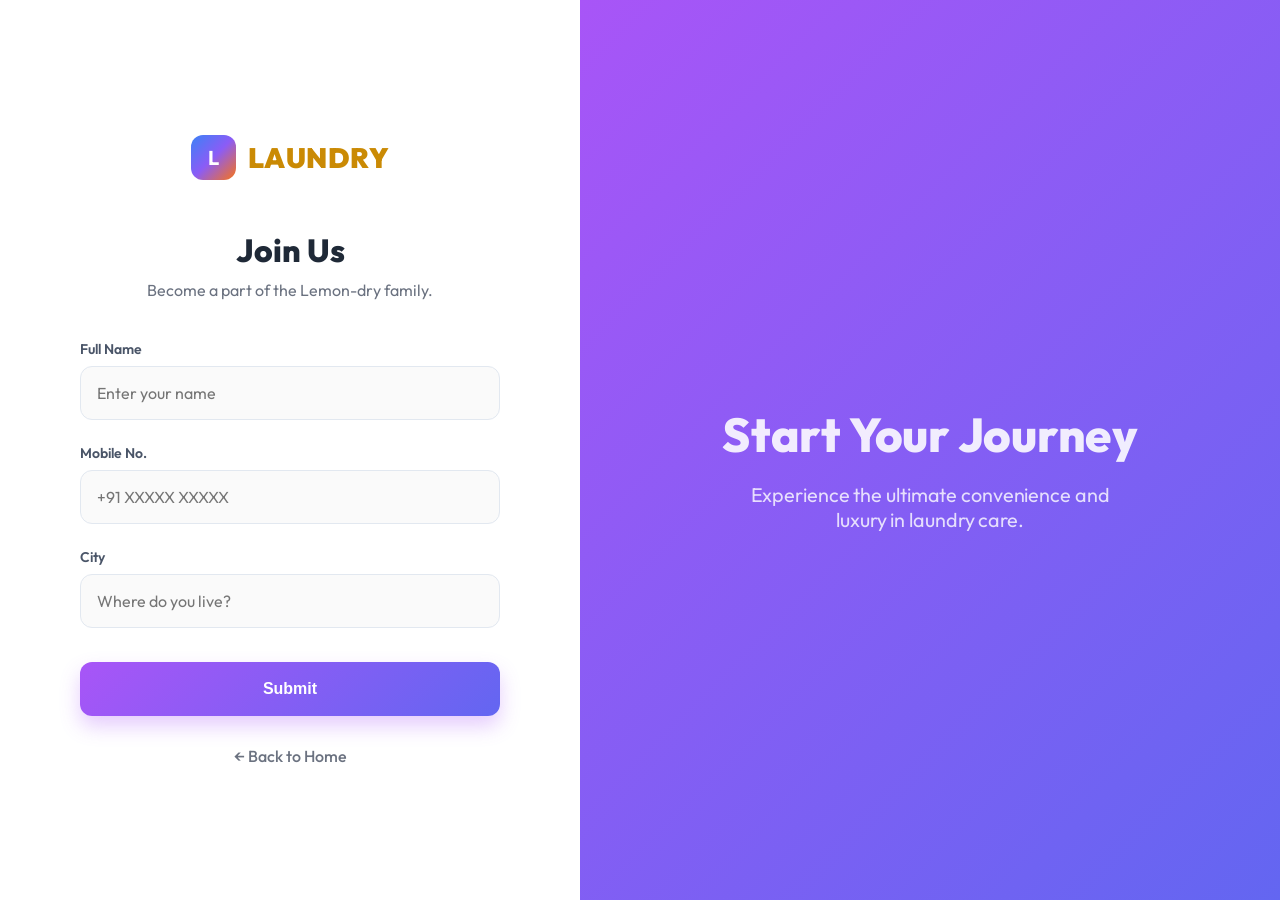
<file: join-us.html>
<!DOCTYPE html>
<html lang="en">
<head>
    <meta charset="UTF-8">
    <meta name="viewport" content="width=device-width, initial-scale=1.0">
    <title>Join Us - Lemon-dry</title>
    <!-- Google Fonts -->
    <link rel="preconnect" href="https://fonts.googleapis.com">
    <link rel="preconnect" href="https://fonts.gstatic.com" crossorigin>
    <link href="https://fonts.googleapis.com/css2?family=Outfit:wght@300;400;500;600;700;800;900&display=swap" rel="stylesheet">
    <script src="https://cdnjs.cloudflare.com/ajax/libs/gsap/3.12.2/gsap.min.js"></script>

    <style>
        /* === GLOBALS === */
        :root {
            --brand-purple: #CA8A04;
            --brand-purple-light: #EAB308;
            --text-dark: #1F2937;
            --text-muted: #6B7280;
            --bg-light: #FAFAFA;
        }
        body {
            margin: 0;
            font-family: 'Outfit', sans-serif;
            background: var(--bg-light);
            color: var(--text-dark);
            height: 100vh;
            overflow: hidden;
            display: flex;
        }
        * { box-sizing: border-box; }

        /* === SPLIT SCREEN LAYOUT === */
        .login-left {
            flex: 1;
            position: relative;
            background: #fff;
            display: flex;
            flex-direction: column;
            justify-content: center;
            align-items: center;
            padding: 40px;
            z-index: 2;
        }
        .login-right {
            flex: 1.2;
            position: relative;
            overflow: hidden;
            box-shadow: -20px 0 50px rgba(0,0,0,0.1);
            background: linear-gradient(135deg, #A855F7, #6366F1);
            display: flex;
            align-items: center;
            justify-content: center;
            text-align: center;
            padding: 50px;
        }

        .gradient-content h2 {
            color: white;
            font-size: 48px;
            font-weight: 800;
            line-height: 1.2;
            margin-bottom: 20px;
        }
        .gradient-content p {
            color: rgba(255, 255, 255, 0.9);
            font-size: 20px;
            max-width: 400px;
            margin: 0 auto;
        }

        /* === FORM UI === */
        .login-wrapper {
            width: 100%;
            max-width: 420px;
            background: #fff;
        }
        
        .header-logo {
            display: flex;
            align-items: center;
            gap: 12px;
            text-decoration: none;
            color: var(--brand-purple);
            font-weight: 900;
            font-size: 28px;
            letter-spacing: 0.5px;
            margin-bottom: 50px;
            justify-content: center;
        }
        .logo-icon {
            background: linear-gradient(135deg, #3B82F6, #8B5CF6, #F97316);
            color: white;
            width: 45px; height: 45px;
            border-radius: 12px;
            display: flex; align-items: center; justify-content: center;
            font-size: 20px; font-weight: bold;
        }

        .login-header {
            margin-bottom: 40px;
            text-align: center;
        }
        .login-header h1 {
            font-size: 32px;
            font-weight: 800;
            margin: 0 0 10px 0;
            color: var(--text-dark);
        }
        .login-header p {
            color: var(--text-muted);
            margin: 0;
            font-size: 16px;
        }

        .input-group {
            margin-bottom: 24px;
        }
        .input-group label {
            display: block;
            font-weight: 600;
            margin-bottom: 8px;
            font-size: 14px;
            color: #4A5568;
        }
        .input-group input {
            width: 100%;
            padding: 16px;
            border-radius: 12px;
            border: 1.5px solid #E2E8F0;
            background: #FAFAFA;
            font-family: 'Outfit', sans-serif;
            font-size: 16px;
            transition: all 0.3s ease;
        }
        .input-group input:focus {
            outline: none;
            border-color: #A855F7;
            background: #fff;
            box-shadow: 0 0 0 4px rgba(168, 85, 247, 0.1);
        }

        .submit-btn {
            width: 100%;
            padding: 18px;
            background: linear-gradient(135deg, #A855F7, #6366F1);
            color: white;
            font-weight: 800;
            font-size: 16px;
            border: none;
            border-radius: 12px;
            cursor: pointer;
            transition: all 0.3s ease;
            box-shadow: 0 10px 20px rgba(168, 85, 247, 0.3);
            margin-top: 10px;
        }
        .submit-btn:hover {
            transform: translateY(-2px);
            box-shadow: 0 15px 30px rgba(168, 85, 247, 0.4);
            filter: brightness(1.05);
        }

        .back-link {
            display: block;
            text-align: center;
            margin-top: 30px;
            color: var(--text-muted);
            text-decoration: none;
            font-weight: 500;
            transition: color 0.2s;
        }
        .back-link:hover {
            color: var(--brand-purple);
        }

        /* Responsive Design */
        @media (max-width: 900px) {
            body {
                flex-direction: column;
                overflow: auto;
            }
            .login-right {
                flex: none;
                height: 300px;
                order: -1;
            }
            .login-left {
                padding: 40px 20px;
            }
        }
    </style>
</head>
<body>

    <div class="login-left">
        <div class="login-wrapper">
            <a href="index.html" class="header-logo">
                <div class="logo-icon">L</div>
                LAUNDRY
            </a>

            <div class="login-header">
                <h1>Join Us</h1>
                <p>Become a part of the Lemon-dry family.</p>
            </div>

            <form id="join-form">
                <div class="input-group">
                    <label for="name">Full Name</label>
                    <input type="text" id="name" placeholder="Enter your name" required>
                </div>
                <div class="input-group">
                    <label for="mobile">Mobile No.</label>
                    <input type="tel" id="mobile" placeholder="+91 XXXXX XXXXX" required>
                </div>
                <div class="input-group">
                    <label for="city">City</label>
                    <input type="text" id="city" placeholder="Where do you live?" required>
                </div>

                <button type="submit" class="submit-btn">Submit</button>
            </form>

            <a href="index.html" class="back-link">← Back to Home</a>
        </div>
    </div>

    <div class="login-right">
        <div class="gradient-content">
            <h2>Start Your Journey</h2>
            <p>Experience the ultimate convenience and luxury in laundry care.</p>
        </div>
    </div>

    <script>
        // Simple entrance animation
        gsap.from(".login-wrapper", { opacity: 0, y: 30, duration: 1, ease: "power3.out", delay: 0.2 });
        gsap.from(".gradient-content", { opacity: 0, scale: 0.9, duration: 1.5, ease: "power2.out", delay: 0.4 });
    </script>
</body>
</html>
</file>
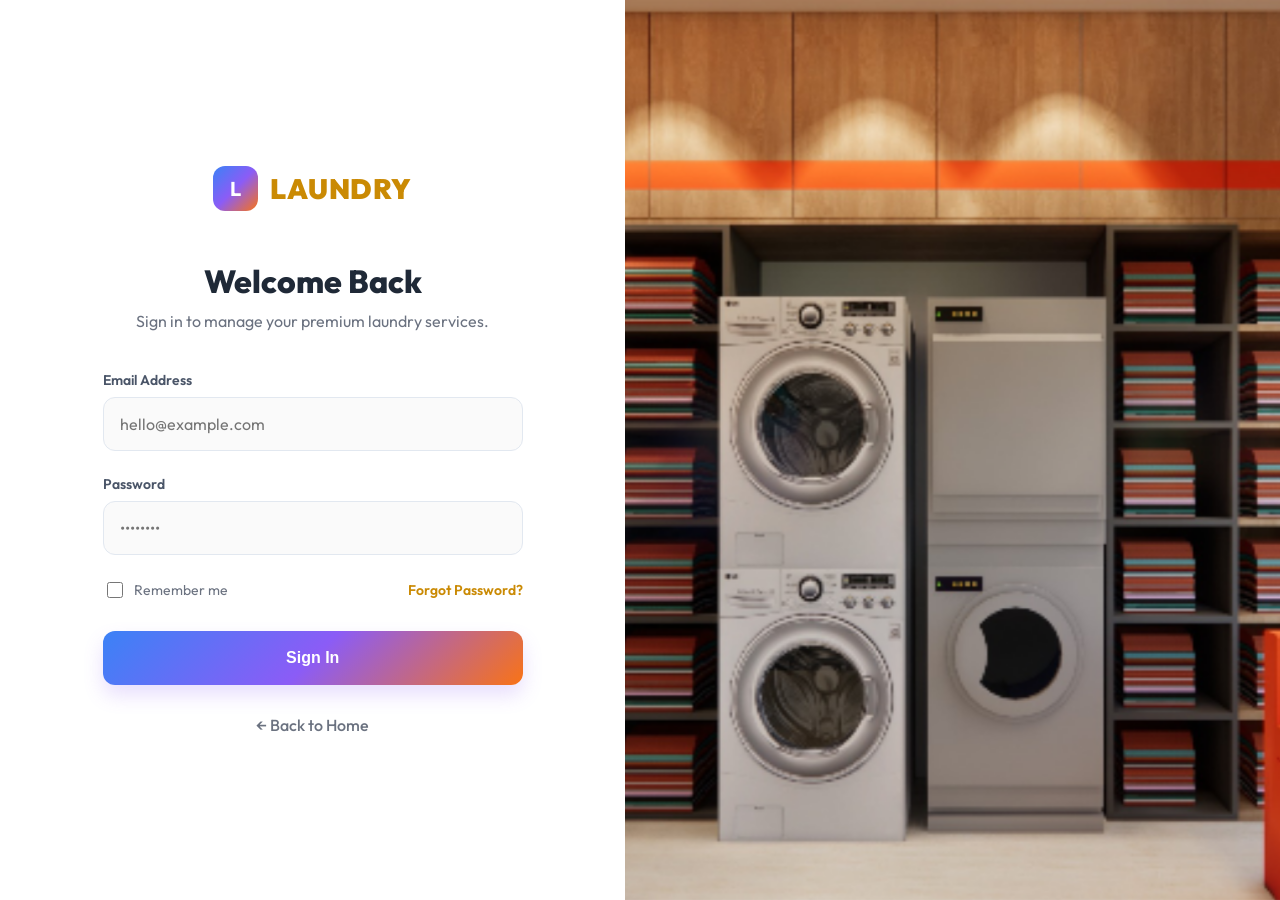
<file: login.html>
<!DOCTYPE html>
<html lang="en">
<head>
    <meta charset="UTF-8">
    <meta name="viewport" content="width=device-width, initial-scale=1.0">
    <title>Login - Lemon-dry</title>
    <!-- Google Fonts -->
    <link rel="preconnect" href="https://fonts.googleapis.com">
    <link rel="preconnect" href="https://fonts.gstatic.com" crossorigin>
    <link href="https://fonts.googleapis.com/css2?family=Outfit:wght@300;400;500;600;700;800;900&display=swap" rel="stylesheet">
    <script src="https://cdnjs.cloudflare.com/ajax/libs/gsap/3.12.2/gsap.min.js"></script>

    <style>
        /* === GLOBALS === */
        :root {
            --brand-purple: #CA8A04;
            --brand-purple-light: #EAB308;
            --text-dark: #1F2937;
            --text-muted: #6B7280;
            --bg-light: #FAFAFA;
        }
        body {
            margin: 0;
            font-family: 'Outfit', sans-serif;
            background: var(--bg-light);
            color: var(--text-dark);
            height: 100vh;
            overflow: hidden;
            display: flex;
        }
        * { box-sizing: border-box; }

        /* === SPLIT SCREEN LAYOUT === */
        .login-left {
            flex: 1;
            position: relative;
            background: #fff;
            display: flex;
            flex-direction: column;
            justify-content: center;
            align-items: center;
            padding: 40px;
            z-index: 2;
        }
        .login-right {
            flex: 1.2;
            position: relative;
            overflow: hidden;
            box-shadow: -20px 0 50px rgba(0,0,0,0.1);
        }
        
        /* The Luxury Background Image */
        .login-right img {
            width: 100%;
            height: 100%;
            object-fit: cover;
            position: absolute;
            top: 0; left: 0;
        }

        /* === LOGIN FORM UI === */
        .login-wrapper {
            width: 100%;
            max-width: 420px;
            background: #fff;
        }
        
        .header-logo {
            display: flex;
            align-items: center;
            gap: 12px;
            text-decoration: none;
            color: var(--brand-purple);
            font-weight: 900;
            font-size: 28px;
            letter-spacing: 0.5px;
            margin-bottom: 50px;
            justify-content: center;
        }
        .logo-icon {
            background: linear-gradient(135deg, #3B82F6, #8B5CF6, #F97316);
            color: white;
            width: 45px; height: 45px;
            border-radius: 12px;
            display: flex; align-items: center; justify-content: center;
            font-size: 20px; font-weight: bold;
        }

        .login-header {
            margin-bottom: 40px;
            text-align: center;
        }
        .login-header h1 {
            font-size: 32px;
            font-weight: 800;
            margin: 0 0 10px 0;
            color: var(--text-dark);
        }
        .login-header p {
            color: var(--text-muted);
            margin: 0;
            font-size: 16px;
        }

        .input-group {
            margin-bottom: 24px;
        }
        .input-group label {
            display: block;
            font-weight: 600;
            margin-bottom: 8px;
            font-size: 14px;
            color: #4A5568;
        }
        .input-group input {
            width: 100%;
            padding: 16px;
            border-radius: 12px;
            border: 1.5px solid #E2E8F0;
            background: #FAFAFA;
            font-family: 'Outfit', sans-serif;
            font-size: 16px;
            transition: all 0.3s ease;
        }
        .input-group input:focus {
            outline: none;
            border-color: var(--brand-purple);
            background: #fff;
            box-shadow: 0 0 0 4px rgba(139, 92, 246, 0.1);
        }

        .login-options {
            display: flex;
            justify-content: space-between;
            align-items: center;
            margin-bottom: 30px;
            font-size: 14px;
        }
        .checkbox-group {
            display: flex;
            align-items: center;
            gap: 8px;
            color: var(--text-muted);
            cursor: pointer;
        }
        .checkbox-group input {
            accent-color: var(--brand-purple);
            width: 16px; height: 16px;
            cursor: pointer;
        }
        .forgot-link {
            color: var(--brand-purple);
            text-decoration: none;
            font-weight: 600;
        }
        .forgot-link:hover {
            text-decoration: underline;
        }

        .submit-btn {
            width: 100%;
            padding: 18px;
            background: linear-gradient(135deg, #3B82F6, #8B5CF6, #F97316);
            color: white;
            font-weight: 800;
            font-size: 16px;
            border: none;
            border-radius: 12px;
            cursor: pointer;
            transition: all 0.3s ease;
            box-shadow: 0 10px 20px rgba(139, 92, 246, 0.2);
        }
        .submit-btn:hover {
            background: var(--brand-purple-light);
            transform: translateY(-2px);
            box-shadow: 0 15px 30px rgba(139, 92, 246, 0.3);
        }

        .back-link {
            display: block;
            text-align: center;
            margin-top: 30px;
            color: var(--text-muted);
            text-decoration: none;
            font-weight: 500;
            transition: color 0.2s;
        }
        .back-link:hover {
            color: var(--brand-purple);
        }

        /* Responsive Design */
        @media (max-width: 900px) {
            body {
                flex-direction: column;
                overflow: auto;
            }
            .login-right {
                flex: none;
                height: 300px;
                order: -1; /* Image on top for mobile */
            }
            .login-left {
                padding: 40px 20px;
            }
        }
    </style>
</head>
<body>

    <div class="login-left">
        <div class="login-wrapper">
            <a href="index.html" class="header-logo">
                <div class="logo-icon">L</div>
                LAUNDRY
            </a>

            <div class="login-header">
                <h1>Welcome Back</h1>
                <p>Sign in to manage your premium laundry services.</p>
            </div>

            <form id="login-form">
                <div class="input-group">
                    <label for="email">Email Address</label>
                    <input type="email" id="email" placeholder="hello@example.com" required>
                </div>
                <div class="input-group">
                    <label for="password">Password</label>
                    <input type="password" id="password" placeholder="••••••••" required>
                </div>
                
                <div class="login-options">
                    <label class="checkbox-group">
                        <input type="checkbox"> Remember me
                    </label>
                    <a href="#" class="forgot-link">Forgot Password?</a>
                </div>

                <button type="submit" class="submit-btn">Sign In</button>
            </form>

            <a href="index.html" class="back-link">← Back to Home</a>
        </div>
    </div>

    <div class="login-right">
        <img src="login-bg.png" alt="Premium Luxury Lemon-dry Towels">
    </div>

    <script>
        // Simple entrance animation
        gsap.from(".login-wrapper", { opacity: 0, y: 30, duration: 1, ease: "power3.out", delay: 0.2 });
        gsap.from(".login-right img", { scale: 1.1, duration: 2, ease: "power2.out" });
    </script>
</body>
</html>
</file>
